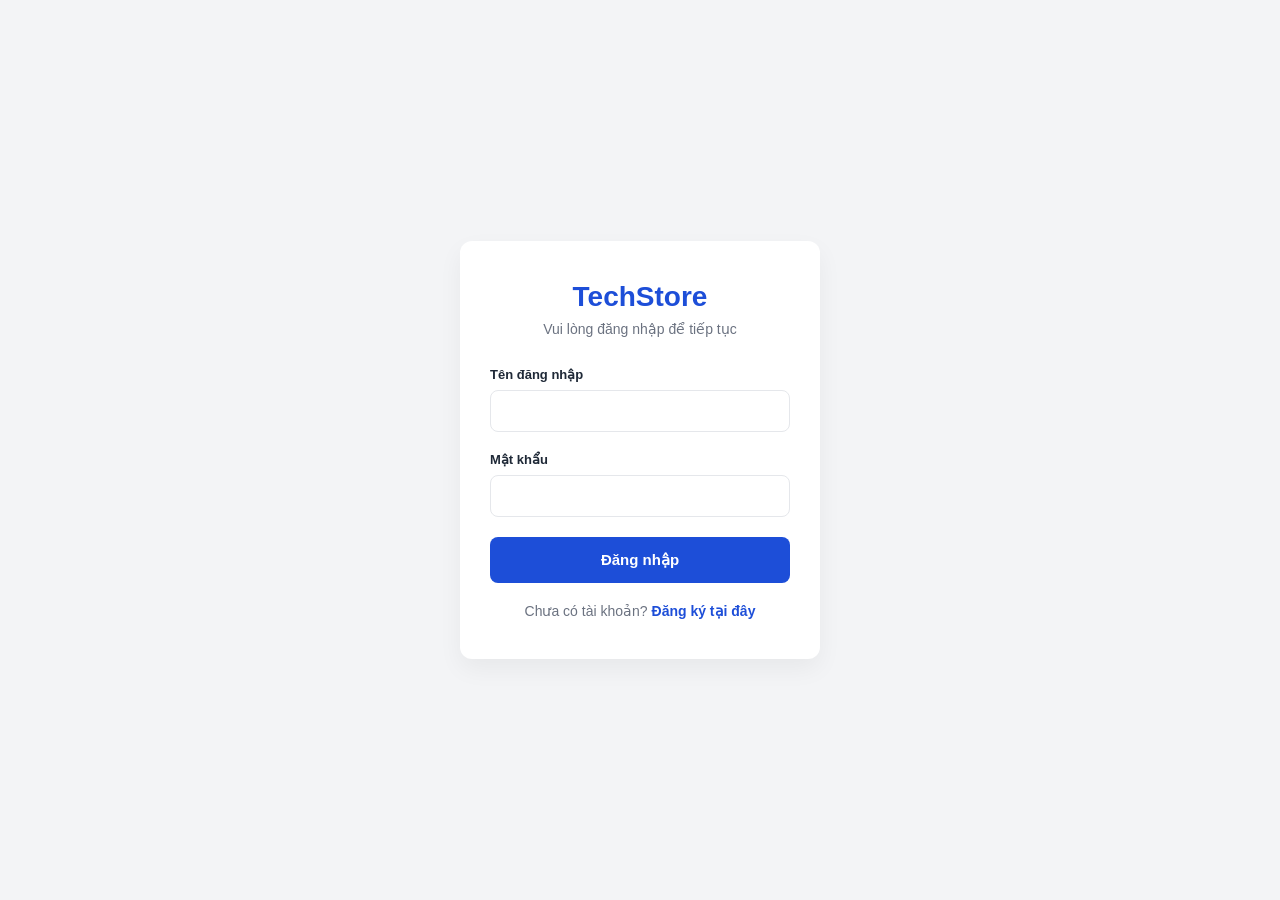
<file: html/login.html>
<!doctype html>
<html lang="vi">
  <head>
    <meta charset="UTF-8" />
    <title>TechStore - Đăng nhập</title>
    <link rel="stylesheet" href="../css/auth.css" />
    <script src="../js/auth.js"></script>
  </head>
  <body>
    <div class="auth-container">
      <div class="auth-box">
        <h2 class="auth-logo">TechStore</h2>
        <p class="auth-subtitle">Vui lòng đăng nhập để tiếp tục</p>

        <form id="login-form">
          <div class="input-group">
            <label>Tên đăng nhập</label>
            <input type="text" id="login-username" required />
          </div>
          <div class="input-group">
            <label>Mật khẩu</label>
            <input type="password" id="login-password" required />
          </div>
          <button type="submit" class="auth-btn">Đăng nhập</button>
        </form>

        <p id="login-msg" class="msg"></p>

        <div class="auth-link">
          Chưa có tài khoản? <a href="register.html">Đăng ký tại đây</a>
        </div>
      </div>
    </div>
    <script src="../js/login.js"></script>
  </body>
</html>
</file>
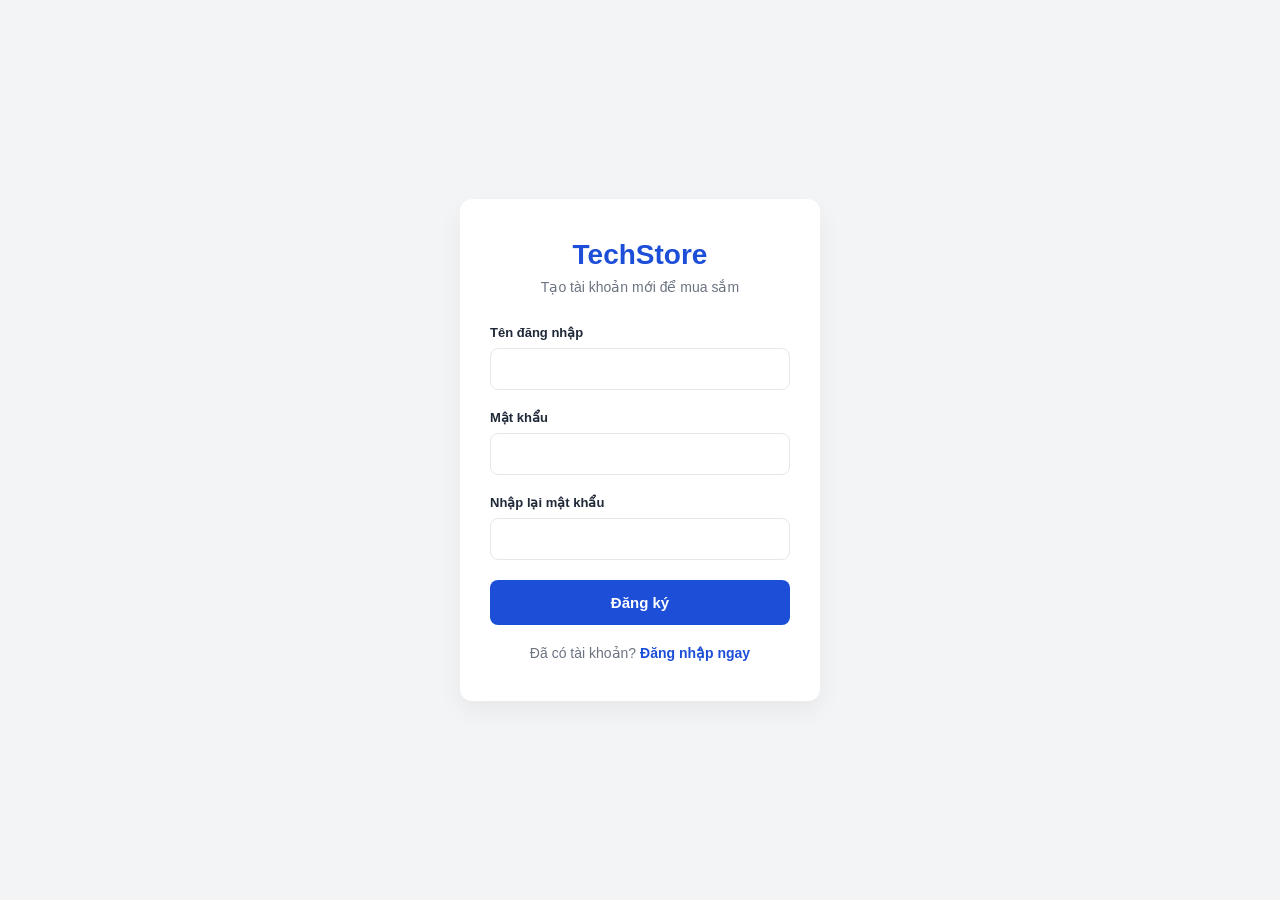
<file: html/register.html>
<!doctype html>
<html lang="vi">
  <head>
    <meta charset="UTF-8" />
    <title>TechStore - Đăng ký</title>
    <link rel="stylesheet" href="../css/auth.css" />
    <script src="../js/auth.js"></script>
  </head>
  <body>
    <div class="auth-container">
      <div class="auth-box">
        <h2 class="auth-logo">TechStore</h2>
        <p class="auth-subtitle">Tạo tài khoản mới để mua sắm</p>

        <form id="register-form">
          <div class="input-group">
            <label>Tên đăng nhập</label>
            <input type="text" id="reg-username" required />
          </div>
          <div class="input-group">
            <label>Mật khẩu</label>
            <input type="password" id="reg-password" required />
          </div>
          <div class="input-group">
            <label>Nhập lại mật khẩu</label>
            <input type="password" id="reg-repassword" required />
          </div>
          <button type="submit" class="auth-btn">Đăng ký</button>
        </form>

        <p id="reg-msg" class="msg"></p>

        <div class="auth-link">
          Đã có tài khoản? <a href="login.html">Đăng nhập ngay</a>
        </div>
      </div>
    </div>
    <script src="../js/register.js"></script>
  </body>
</html>
</file>
<file: css/auth.css>
:root {
  --text-blue: #1d4ed8;
  --bg-color: #f3f4f6;
  --card-bg: #ffffff;
  --text-main: #1f2937;
  --border-color: #e5e7eb;
  --danger-color: #ef4444;
  --success-color: #10b981;
}

* {
  box-sizing: border-box;
  margin: 0;
  padding: 0;
  font-family: "Inter", Arial, sans-serif;
}

body {
  background-color: var(--bg-color);
  display: flex;
  align-items: center;
  justify-content: center;
  min-height: 100vh;
  padding: 20px;
}

.auth-container {
  width: 100%;
  max-width: 400px;
  padding: 20px;
}
.auth-box {
  background: var(--card-bg);
  padding: 40px 30px;
  border-radius: 12px;
  box-shadow: 0 10px 25px rgba(0, 0, 0, 0.05);
  text-align: center;
}

.auth-logo {
  font-size: 28px;
  font-weight: 800;
  color: var(--text-blue);
  margin-bottom: 8px;
}
.auth-subtitle {
  font-size: 14px;
  color: #6b7280;
  margin-bottom: 30px;
}

.input-group {
  text-align: left;
  margin-bottom: 20px;
}
.input-group label {
  display: block;
  font-size: 13px;
  font-weight: 600;
  color: var(--text-main);
  margin-bottom: 8px;
}
.input-group input {
  width: 100%;
  padding: 12px 16px;
  border: 1px solid var(--border-color);
  border-radius: 8px;
  outline: none;
  font-size: 14px;
  transition: 0.2s;
}
.input-group input:focus {
  border-color: var(--text-blue);
}

.auth-btn {
  width: 100%;
  background: var(--text-blue);
  color: white;
  border: none;
  padding: 14px;
  border-radius: 8px;
  font-size: 15px;
  font-weight: 600;
  cursor: pointer;
  transition: 0.2s;
}
.auth-btn:hover {
  background: #1e40af;
}

.auth-link {
  font-size: 14px;
  margin-top: 20px;
  color: #6b7280;
}
.auth-link a {
  color: var(--text-blue);
  text-decoration: none;
  font-weight: 600;
}
.auth-link a:hover {
  text-decoration: underline;
}

.msg {
  font-size: 13px;
  margin-top: 16px;
  display: none;
}
.msg.error {
  color: var(--danger-color);
  display: block;
}
.msg.success {
  color: var(--success-color);
  display: block;
}

/* =============================================
   RESPONSIVE
   ============================================= */

/* Mobile: 480px */
@media (max-width: 480px) {
  body {
    padding: 16px;
    align-items: flex-start;
    padding-top: 40px;
  }

  .auth-container {
    padding: 0;
  }

  .auth-box {
    padding: 28px 20px;
    border-radius: 10px;
  }

  .auth-logo {
    font-size: 24px;
  }

  .auth-subtitle {
    font-size: 13px;
    margin-bottom: 24px;
  }

  .input-group input {
    padding: 10px 14px;
    font-size: 13px;
  }

  .auth-btn {
    padding: 12px;
    font-size: 14px;
  }

  .auth-link {
    font-size: 13px;
  }
}

/* Màn hình rất nhỏ: 360px */
@media (max-width: 360px) {
  .auth-box {
    padding: 24px 16px;
  }
  .auth-logo {
    font-size: 22px;
  }
}
</file>
